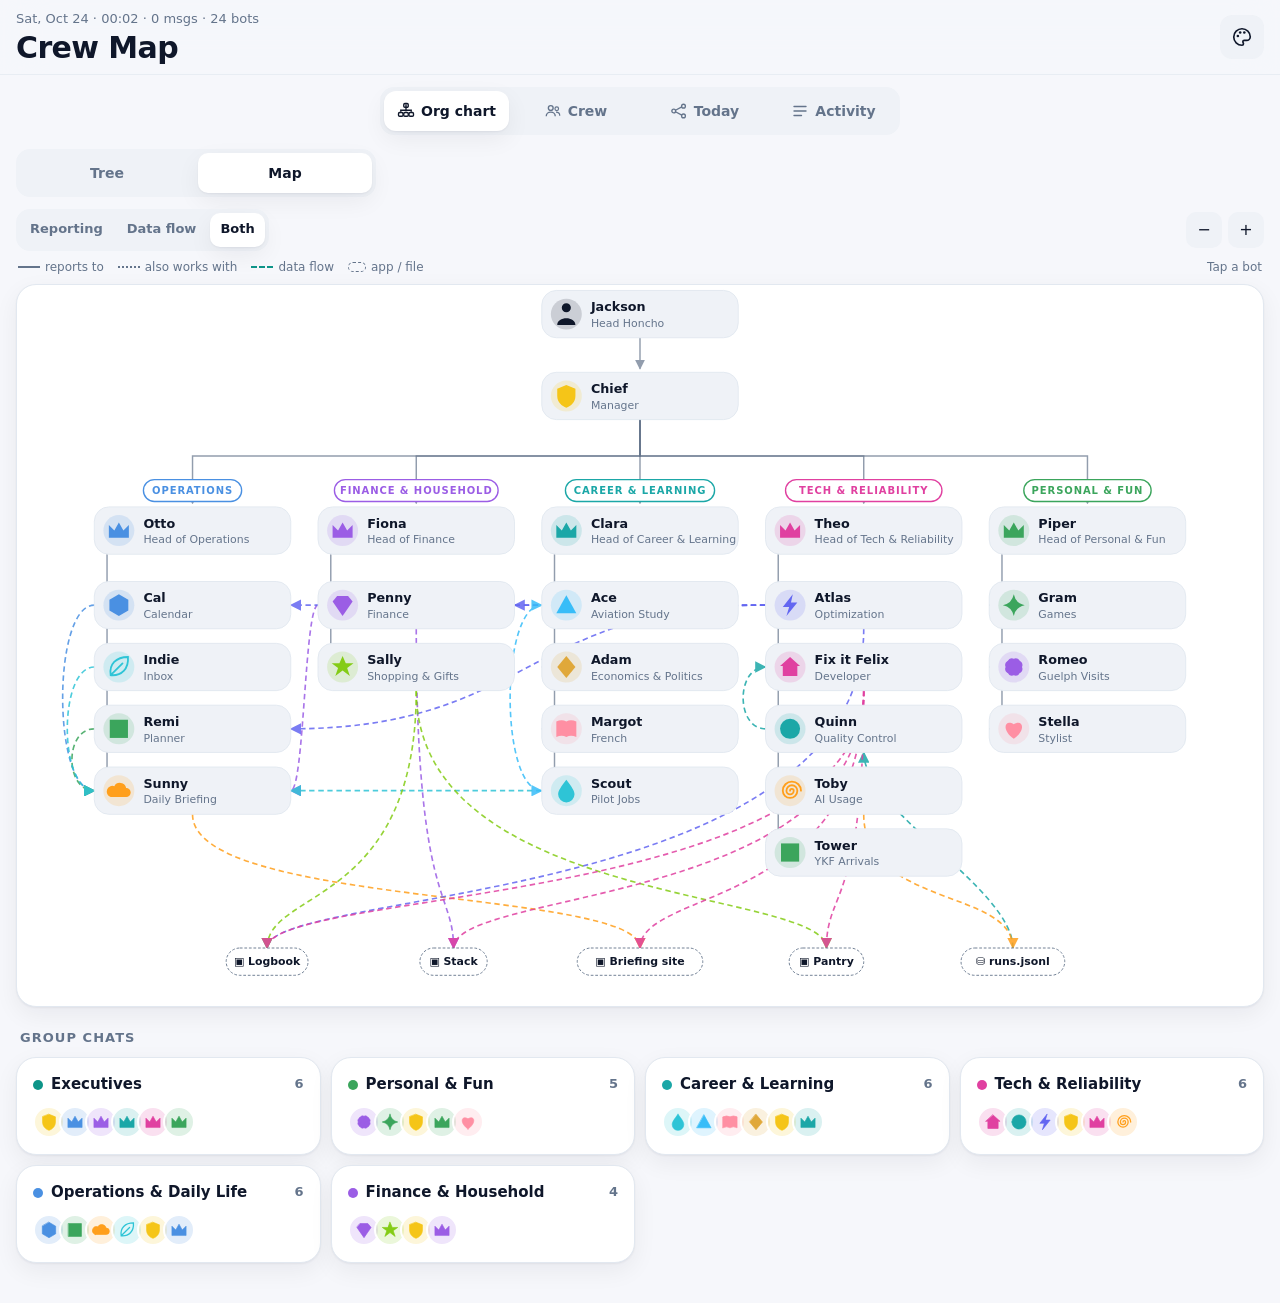
<file: index.html>
<!doctype html><html lang="en"><head><meta charset="utf-8">
<meta name="viewport" content="width=device-width,initial-scale=1,viewport-fit=cover">
<title>Crew Map</title><meta name="theme-color" content="#0b0d12">
<link rel="icon" href="favicon.svg?v=9" type="image/svg+xml"><link rel="icon" href="favicon-32.png?v=9" sizes="32x32" type="image/png">
<link rel="apple-touch-icon" sizes="180x180" href="apple-touch-icon.png?v=9"><link rel="manifest" href="manifest.webmanifest?v=9">
<meta name="apple-mobile-web-app-capable" content="yes"><meta name="mobile-web-app-capable" content="yes">
<meta name="apple-mobile-web-app-status-bar-style" content="black-translucent"><meta name="apple-mobile-web-app-title" content="Crew">
<link rel="preconnect" href="https://fonts.googleapis.com"><link rel="preconnect" href="https://fonts.gstatic.com" crossorigin>
<link rel="stylesheet" href="https://fonts.googleapis.com/css2?family=Playfair+Display:wght@600;700&family=Inter:wght@400;600;700&family=Fraunces:wght@600;700&family=Source+Sans+3:wght@400;600&family=Poppins:wght@400;600;700&family=Manrope:wght@400;600;800&family=DM+Serif+Display&family=DM+Sans:wght@400;600;700&family=Space+Grotesk:wght@500;700&family=IBM+Plex+Sans:wght@400;600;700&family=Barlow+Condensed:wght@600;700&family=Barlow:wght@400;600&family=Cormorant+Garamond:wght@600;700&family=Lato:wght@400;700&display=swap">
<link rel="stylesheet" href="style.css?v=9">
<script src="themes.js?v=9"></script>
<script>/* apply saved theme before first paint */(function(){try{window.TH=Object.assign({cw:'teal',mode:'auto'},JSON.parse(localStorage.getItem('crewmap:theme')||'{}'))}catch(e){window.TH={cw:'teal',mode:'auto'}}})();</script>
</head><body>
<header id="hdr"><div class="top"><div class="ttl"><div class="sub" id="status">Loading…</div><h1>Crew Map</h1></div>
<button class="icon-btn" id="themeBtn" aria-label="Appearance"><svg viewBox="0 0 24 24" width="22" height="22"><path d="M12 3a9 9 0 1 0 0 18c1.1 0 1.6-.8 1.6-1.6 0-.9-.7-1.3-.7-2.1 0-.9.7-1.6 1.6-1.6H17a4 4 0 0 0 4-4C21 6.8 17 3 12 3Z" fill="none" stroke="currentColor" stroke-width="1.8"/><circle cx="7.5" cy="11" r="1.4" fill="currentColor"/><circle cx="10" cy="7" r="1.4" fill="currentColor"/><circle cx="14.5" cy="7" r="1.4" fill="currentColor"/></svg></button></div>
</header>
<nav id="tabs" class="tabbar"><div class="in">
<button data-v="org" class="on"><svg viewBox="0 0 24 24"><path d="M12 3v5M5 13v-2h14v2M12 8v3" fill="none" stroke="currentColor" stroke-width="1.8"/><rect x="9" y="2" width="6" height="5" rx="1.5" fill="none" stroke="currentColor" stroke-width="1.8"/><rect x="2" y="14" width="6" height="5" rx="1.5" fill="none" stroke="currentColor" stroke-width="1.8"/><rect x="16" y="14" width="6" height="5" rx="1.5" fill="none" stroke="currentColor" stroke-width="1.8"/><path d="M12 13v1" stroke="currentColor" stroke-width="1.8"/><rect x="9" y="14" width="6" height="5" rx="1.5" fill="none" stroke="currentColor" stroke-width="1.8"/></svg><span>Org chart</span></button>
<button data-v="crew"><svg viewBox="0 0 24 24"><circle cx="9" cy="8" r="3.2" fill="none" stroke="currentColor" stroke-width="1.8"/><path d="M3 19c0-3.3 2.7-5.5 6-5.5s6 2.2 6 5.5" fill="none" stroke="currentColor" stroke-width="1.8"/><circle cx="17" cy="9" r="2.4" fill="none" stroke="currentColor" stroke-width="1.6"/><path d="M16 13.6c3 0 5 1.8 5 4.6" fill="none" stroke="currentColor" stroke-width="1.6"/></svg><span>Crew</span></button>
<button data-v="today"><svg viewBox="0 0 24 24"><circle cx="5" cy="12" r="2.5" fill="none" stroke="currentColor" stroke-width="1.8"/><circle cx="18" cy="5.5" r="2.5" fill="none" stroke="currentColor" stroke-width="1.8"/><circle cx="18" cy="18.5" r="2.5" fill="none" stroke="currentColor" stroke-width="1.8"/><path d="M7.3 11 15.7 6.6M7.3 13l8.4 4.4" stroke="currentColor" stroke-width="1.8"/></svg><span>Today</span></button>
<button data-v="list"><svg viewBox="0 0 24 24"><path d="M4 6h16M4 12h16M4 18h10" fill="none" stroke="currentColor" stroke-width="1.8" stroke-linecap="round"/></svg><span>Activity</span></button>
</div></nav>
<main id="app">
<section id="v-org">
 <div class="seg" id="orgView"><button data-o="tree">Tree</button><button data-o="map">Map</button></div>
 <div id="orgTree"></div>
 <div id="orgMap" hidden>
  <div class="orgbar"><div class="seg sm" id="modes"><button data-m="rep">Reporting</button><button data-m="flow">Data flow</button><button data-m="both" class="on">Both</button></div>
  <div class="zoom"><button class="icon-btn sm" data-z="-1" aria-label="Zoom out">−</button><button class="icon-btn sm" data-z="1" aria-label="Zoom in">+</button></div></div>
  <div id="legend"><span><i></i>reports to</span><span><i class="dot"></i>also works with</span><span><i class="dash"></i>data flow</span><span><i class="pill"></i>app / file</span><span class="lh">Tap a bot</span></div>
  <div id="wrap" class="card flat"><svg id="map" xmlns="http://www.w3.org/2000/svg"></svg></div>
 </div>
 <h2 class="sec">Group chats</h2><div id="groups" class="groups"></div>
</section>
<section id="v-crew" hidden></section>
<section id="v-today" hidden><p class="hint">Bot-to-bot messages today. Tap a line or a bot.</p><div class="card flat"><svg id="net" viewBox="0 0 400 400"></svg><div id="todayEmpty" class="empty" hidden>No bot-to-bot messages yet today.</div></div></section>
<section id="v-list" hidden><ol id="feed"></ol></section>
</main>
<div id="sheet" class="sheet" hidden><div class="sheet-in"><div class="grab"></div><button id="close" class="icon-btn sm" aria-label="Close">✕</button><div id="sheetBody"></div></div></div>
<script src="config.js?v=9"></script><script src="jwauth.js?v=9"></script><script src="private-gate.js?v=9"></script><script src="crew-data.js?v=9"></script><script src="crew-sched.js?v=9"></script><script src="app.js?v=9"></script>
</body></html>
</file>
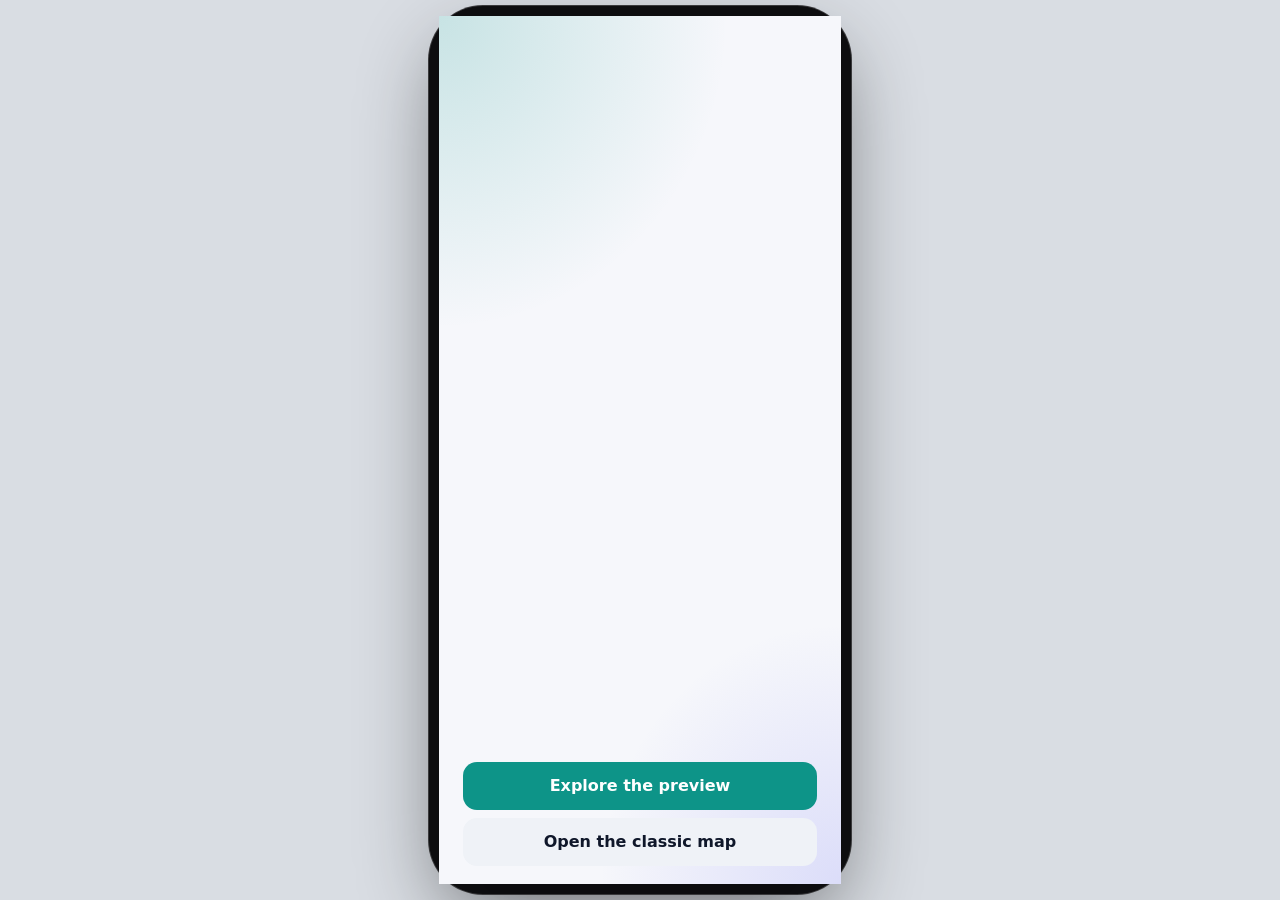
<file: preview-widget/index.html>
<!doctype html>
<html lang="en">
<head>
<meta charset="utf-8">
<meta name="viewport" content="width=device-width,initial-scale=1,viewport-fit=cover,maximum-scale=1">
<meta name="theme-color" content="#0b0d12">
<meta name="apple-mobile-web-app-capable" content="yes"><meta name="mobile-web-app-capable" content="yes">
<meta name="apple-mobile-web-app-status-bar-style" content="black-translucent">
<meta name="apple-mobile-web-app-title" content="Crew">
<title>Crew Map — Widget home preview</title>
<link rel="manifest" href="manifest.json?v=c5">
<link rel="apple-touch-icon" sizes="180x180" href="icon-180.png?v=c5">
<link rel="icon" type="image/svg+xml" href="icon.svg?v=c5">
<link rel="icon" type="image/png" sizes="32x32" href="icon-32.png?v=c5">
<link rel="preconnect" href="https://fonts.googleapis.com"><link rel="preconnect" href="https://fonts.gstatic.com" crossorigin>
<link rel="stylesheet" href="https://fonts.googleapis.com/css2?family=Playfair+Display:wght@600;700&family=Inter:wght@400;600;700&family=Fraunces:wght@600;700&family=Source+Sans+3:wght@400;600&family=Poppins:wght@400;600;700&family=Manrope:wght@400;600;800&family=DM+Serif+Display&family=DM+Sans:wght@400;600;700&family=Space+Grotesk:wght@500;700&family=IBM+Plex+Sans:wght@400;600;700&family=Barlow+Condensed:wght@600;700&family=Barlow:wght@400;600&family=Cormorant+Garamond:wght@600;700&family=Lato:wght@400;700&display=swap">
<link rel="stylesheet" href="styles.css?v=c5">
</head>
<body>
<div id="app"></div>
<div id="sheet-root"></div>
<div id="toast" role="status" aria-live="polite"></div>
<script src="../config.js?v=c5"></script>
<script src="../jwauth.js?v=c5"></script>
<script src="../private-gate.js?v=c5"></script>
<script src="../themes.js?v=c5"></script>
<script src="../crew-data.js?v=c5"></script>
<script src="../crew-sched.js?v=c5"></script>
<script src="app.js?v=c5"></script>
</body>
</html>
</file>
<file: style.css>
/* Crew Map v4 — widget-home look shared with Logbook v2. Theme vars are set by applyTheme() in app.js. */
:root{--bg:#f6f7fb;--card:#fff;--card2:#eef1f6;--text:#0f172a;--muted:#64748b;--line:#e2e8f0;--accent:#0d9488;--accent2:#6366f1;--accent3:#ec4899;--on:#fff;--accentSoft:#ccfbf1;
--fh:-apple-system,system-ui,sans-serif;--fb:-apple-system,BlinkMacSystemFont,"SF Pro Text",Inter,system-ui,sans-serif;
--shadow:0 1px 2px rgba(15,23,42,.05),0 8px 24px rgba(15,23,42,.06);--r:20px;--sat:env(safe-area-inset-top);--sab:env(safe-area-inset-bottom);--sal:env(safe-area-inset-left);--sar:env(safe-area-inset-right);color-scheme:light}
[data-theme=dark]{--bg:#0b0d12;--card:#151922;--card2:#1e2430;--text:#f1f5f9;--muted:#94a3b8;--line:#263041;--shadow:none;color-scheme:dark}
*{box-sizing:border-box;-webkit-tap-highlight-color:transparent}
html,body{margin:0;background:var(--bg);color:var(--text);font:15px/1.45 var(--fb);overflow-x:hidden;-webkit-font-smoothing:antialiased;max-width:100vw}
button{font:inherit;color:inherit;cursor:pointer}
h1,h2,h3,.fh{font-family:var(--fh)}
[hidden]{display:none!important}
/* header */
header{position:sticky;top:0;z-index:20;background:color-mix(in srgb,var(--bg) 82%,transparent);backdrop-filter:blur(20px) saturate(1.6);-webkit-backdrop-filter:blur(20px) saturate(1.6);
 padding:calc(var(--sat) + 10px) calc(var(--sar) + 16px) 10px calc(var(--sal) + 16px);border-bottom:1px solid color-mix(in srgb,var(--line) 70%,transparent)}
.top{display:flex;align-items:center;justify-content:space-between;gap:12px;max-width:1400px;margin:0 auto}
.top h1{font-size:30px;line-height:1.1;margin:0;letter-spacing:-.02em;font-weight:750}
.sub{color:var(--muted);font-size:13px;margin-bottom:2px;font-variant-numeric:tabular-nums}
.icon-btn{width:44px;height:44px;border-radius:12px;border:0;background:var(--card2);flex:none;font-size:18px;display:inline-flex;align-items:center;justify-content:center;color:var(--text)}
.icon-btn.sm{width:36px;height:36px;border-radius:10px;font-size:16px}
/* tabs: bottom bar on phones, segmented in header on wide screens */
.tabbar{position:fixed;left:0;right:0;bottom:0;z-index:20;background:color-mix(in srgb,var(--card) 86%,transparent);backdrop-filter:blur(20px) saturate(1.6);-webkit-backdrop-filter:blur(20px) saturate(1.6);
 border-top:1px solid var(--line);padding:6px calc(var(--sar) + 8px) calc(var(--sab) + 6px) calc(var(--sal) + 8px);display:flex;justify-content:center}
.tabbar .in{display:flex;width:100%;max-width:560px}
.tabbar button{flex:1;border:0;background:none;min-height:54px;display:flex;flex-direction:column;align-items:center;justify-content:center;gap:3px;color:var(--muted);font-size:11px;font-weight:600;border-radius:12px}
.tabbar button svg{width:24px;height:24px}
.tabbar button.on{color:var(--accent)}
@media(min-width:900px){
 .tabbar{position:sticky;top:calc(var(--sat) + 74px);background:none;backdrop-filter:none;-webkit-backdrop-filter:none;border:0;padding:12px calc(var(--sar) + 16px) 0 calc(var(--sal) + 16px);justify-content:center;max-width:1432px;margin:0 auto;z-index:15}
 .tabbar .in{background:var(--card2);border-radius:14px;padding:4px;gap:4px;max-width:520px}
 .tabbar button{flex-direction:row;min-height:40px;font-size:14px;gap:6px}.tabbar button svg{width:18px;height:18px}
 .tabbar button.on{background:var(--card);color:var(--text);box-shadow:var(--shadow)}
}
main{max-width:820px;margin:0 auto;padding:14px calc(var(--sar) + 16px) calc(var(--sab) + 100px) calc(var(--sal) + 16px)}
@media(min-width:900px){main{padding-bottom:40px}main.wide{max-width:1400px}}
/* building blocks */
.card{background:var(--card);border-radius:var(--r);padding:16px;margin-bottom:12px;box-shadow:var(--shadow);border:1px solid var(--line)}
[data-theme=dark] .card{border-color:transparent}
.card.flat{padding:0;overflow:hidden}
.card h2{font-size:17px;margin:0 0 10px;font-weight:650;display:flex;justify-content:space-between;align-items:center;gap:8px}
.card h2 small{font-weight:500;color:var(--muted);font-size:13px;font-family:var(--fb)}
h2.sec{font-size:13px;text-transform:uppercase;letter-spacing:.08em;color:var(--muted);margin:22px 4px 10px;font-weight:700;font-family:var(--fb)}
.hint{color:var(--muted);font-size:14px;margin:0 0 10px}.empty{color:var(--muted);text-align:center;padding:30px 0}
.seg{display:flex;background:var(--card2);border-radius:14px;padding:4px;margin-bottom:12px;gap:4px}
.seg button{flex:1;min-height:40px;border:0;background:transparent;border-radius:10px;font-weight:600;font-size:14px;color:var(--muted)}
.seg button.on{background:var(--card);color:var(--text);box-shadow:var(--shadow)}
.seg.sm{margin:0}.seg.sm button{min-height:34px;font-size:13px;padding:0 10px;white-space:nowrap}
#orgView{max-width:360px}
.chips{display:flex;flex-wrap:wrap;gap:6px;margin-top:8px}
.chip{font-size:12px;background:var(--card2);border-radius:99px;padding:3px 9px;color:var(--muted);font-weight:600;white-space:nowrap;max-width:100%;overflow:hidden;text-overflow:ellipsis}
.chip.acc{background:var(--accentSoft);color:var(--accent)}
.tag{font-size:10px;font-weight:800;letter-spacing:.06em;text-transform:uppercase;padding:2px 7px;border-radius:99px;background:var(--card2);color:var(--muted);vertical-align:2px;margin-left:4px}
.av{flex:none;width:40px;height:40px;border-radius:13px;display:flex;align-items:center;justify-content:center}
.av svg{width:24px;height:24px}
/* tree */
.node-row{display:flex;align-items:center;gap:12px;padding:10px 0;min-height:56px;border-top:1px solid var(--line);cursor:pointer}
.node-row:first-child{border-top:0}.node-row .t{font-weight:650}.node-row .s{font-size:13px;color:var(--muted)}
.node-row .grow{flex:1;min-width:0}.node-row .chev{color:var(--muted);font-size:18px}
.node-row .t,.node-row .s{overflow:hidden;text-overflow:ellipsis;white-space:nowrap}
.lead{display:flex;flex-direction:column;align-items:center}
.lead .card{width:100%;margin:0}.lead .stem{width:2px;height:14px;background:var(--line)}
.dept{position:relative;overflow:hidden}
.dept::before{content:"";position:absolute;left:0;top:0;bottom:0;width:5px;background:var(--dc)}
.dept .dh{display:flex;align-items:center;justify-content:space-between;gap:8px;margin-bottom:4px}
.dept .dh b{font-family:var(--fh);font-size:17px}.dept .dh .n{font-size:12px;color:var(--muted);font-weight:600}
.kids{margin-left:22px;border-left:2px solid var(--line);padding-left:12px}
.kids .node-row{min-height:50px;padding:8px 0}
.tree-grid{display:grid;gap:12px}
@media(min-width:700px){.tree-grid{grid-template-columns:repeat(auto-fill,minmax(300px,1fr))}}
/* crew cards */
.bot{display:flex;gap:12px;padding:12px 0;border-top:1px solid var(--line)}.bot:first-of-type{border-top:0}
.bot b{display:block;font-size:15px}.bot .role{color:var(--muted);font-size:13px}.bot p{margin:4px 0 0;font-size:14px}
.sched .row{display:flex;gap:12px;align-items:flex-start;padding:9px 0;border-top:1px solid var(--line)}.sched .row:first-of-type{border-top:0}
.sched .tm{flex:none;width:96px;line-height:1.15;font-weight:700;font-variant-numeric:tabular-nums;font-family:var(--fh)}
.sched .who{display:flex;flex-wrap:wrap;gap:6px}.sched .note{font-size:13px;color:var(--muted);margin-top:3px}
/* groups */
.groups{display:grid;gap:10px}@media(min-width:700px){.groups{grid-template-columns:repeat(auto-fill,minmax(260px,1fr))}}
.group{cursor:pointer;margin:0}.group .gt{display:flex;align-items:center;gap:8px;font-weight:650;font-family:var(--fh)}
.group .gt i{width:10px;height:10px;border-radius:50%;background:var(--dc,var(--accent));flex:none}
.stack{display:flex;margin-top:10px}.stack .av{width:32px;height:32px;border-radius:50%;border:2px solid var(--card);margin-right:-6px}.stack .av svg{width:18px;height:18px}
.group.on{outline:2px solid var(--accent)}
/* org map */
.orgbar{display:flex;gap:8px;align-items:center;justify-content:space-between;flex-wrap:wrap;margin-bottom:8px}
.zoom{display:flex;gap:6px}
#legend{display:flex;flex-wrap:wrap;gap:4px 14px;font-size:12px;color:var(--muted);align-items:center;margin:0 2px 8px}
#legend i{display:inline-block;width:22px;height:0;border-top:2px solid var(--muted);vertical-align:middle;margin-right:5px}
#legend i.dot{border-top:2px dotted var(--muted)}#legend i.dash{border-top:2px dashed var(--accent)}
#legend i.pill{height:10px;width:18px;border:1px dashed var(--muted);border-radius:6px}#legend .lh{margin-left:auto}
#wrap{width:100%;overflow:auto;-webkit-overflow-scrolling:touch;overscroll-behavior-x:contain}
#map{display:block;width:100%;height:auto;margin:0 auto}
#map .node{cursor:pointer}#map .box{fill:var(--card2);stroke:var(--line);stroke-width:1}
#map .node:hover .box,#map .node.sel .box{stroke:var(--text)}
#map .name{font:650 14px var(--fb);fill:var(--text)}#map .role{font:12px var(--fb);fill:var(--muted)}
#map .dpill rect{stroke-width:1.5;fill:var(--card)}#map .dpill text{font:800 11px var(--fb);letter-spacing:1px;text-transform:uppercase}
#map .app rect{fill:var(--card);stroke:var(--muted);stroke-dasharray:3 2}#map .app text{font:650 12px var(--fb);fill:var(--text)}
#map .rep{stroke:var(--muted);stroke-width:1.6;fill:none;opacity:.7}#map .dotted{stroke:var(--muted);stroke-width:1.4;stroke-dasharray:2 4;fill:none;opacity:.8}
#map .flow{fill:none;stroke-width:1.8;stroke-dasharray:6 4;opacity:.85}#map .flowlbl{font:11px var(--fb);fill:var(--muted)}
#map .hiddenbot{opacity:.55}
#map.mode-rep .flow,#map.mode-rep .flowonly{display:none}#map.mode-flow .rep,#map.mode-flow .dotted{opacity:.12}
#map.focus .node,#map.focus .rep,#map.focus .dotted,#map.focus .flow,#map.focus .app,#map.focus .dpill{opacity:.13;transition:opacity .15s}
#map.focus .hl{opacity:1!important}#map.focus .flow.hl{stroke-width:2.6}
/* today + feed */
#net{width:100%;height:auto;display:block;max-width:620px;margin:0 auto;touch-action:manipulation}
#net .lbl{font:600 11px var(--fb);fill:var(--text)}#net .nodebg{fill:var(--card)}
.edge{cursor:pointer}.edge .hit{stroke:transparent;stroke-width:18;fill:none}
#feed{list-style:none;margin:0;padding:0}
#feed li{cursor:pointer}
.meta{display:flex;gap:8px;align-items:center;font-size:14px;flex-wrap:wrap}.time{color:var(--muted);font-variant-numeric:tabular-nums;font-weight:600}.who{font-weight:700}
.topic{font-size:12px;color:var(--muted);margin-top:2px;text-transform:capitalize}.sum{font-size:14px;margin-top:4px;overflow-wrap:anywhere}
/* sheet */
.sheet{position:fixed;inset:0;background:rgba(0,0,0,.45);z-index:40;display:flex;align-items:flex-end;justify-content:center;animation:fade .15s}
.sheet-in{background:var(--card);color:var(--text);width:100%;max-width:560px;max-height:82vh;overflow-y:auto;border-radius:24px 24px 0 0;padding:10px 18px calc(var(--sab) + 22px);position:relative;animation:up .22s cubic-bezier(.2,.8,.2,1)}
@media(min-width:700px){.sheet{align-items:center}.sheet-in{border-radius:24px;padding-bottom:22px}}
@media(min-width:900px){.sheet[data-k=bot],.sheet[data-k=group]{background:none;pointer-events:none;justify-content:flex-end;align-items:flex-end;padding:0 24px 24px;animation:none}
 .sheet[data-k=bot] .sheet-in,.sheet[data-k=group] .sheet-in{pointer-events:auto;max-width:400px;max-height:70vh;box-shadow:0 20px 60px rgba(0,0,0,.35);border:1px solid var(--line)}}
.grab{width:40px;height:5px;border-radius:9px;background:var(--line);margin:0 auto 10px}
#close{position:absolute;right:12px;top:12px}
.sheet-in h3{margin:4px 44px 4px 0;font-size:20px;display:flex;align-items:center;gap:10px}
.sheet-in .r{color:var(--muted);margin-bottom:10px;font-size:14px}
.sheet-in .kv{display:flex;gap:10px;padding:9px 0;border-top:1px solid var(--line);font-size:14px}.sheet-in .kv>b{flex:none;width:96px;color:var(--muted);font-weight:600}
.sheet-in .kv ul{margin:0;padding-left:16px}
.msg{border-top:1px solid var(--line);padding:10px 0}
.cwgrid{display:grid;grid-template-columns:repeat(2,1fr);gap:8px}@media(min-width:480px){.cwgrid{grid-template-columns:repeat(3,1fr)}}
.cw{border:2px solid transparent;border-radius:14px;padding:10px;text-align:left;min-height:64px;display:flex;flex-direction:column;gap:6px;box-shadow:inset 0 0 0 1px rgba(127,127,127,.25)}
.cw.on{border-color:var(--accent)}.cw b{font-size:13px}.cw .sw{display:flex;gap:4px}.cw .sw i{width:16px;height:16px;border-radius:50%}
label.f{display:block;font-size:13px;color:var(--muted);margin:14px 0 6px;font-weight:600}
.ver{color:var(--muted);font-size:12px;text-align:center;margin-top:16px}
@keyframes up{from{transform:translateY(30px);opacity:.4}}@keyframes fade{from{opacity:0}}
@media(prefers-reduced-motion:reduce){*{animation:none!important;transition:none!important}}

.sched .tm .dl{display:block;font-size:11.5px;font-weight:600;color:var(--muted);font-family:inherit;letter-spacing:.01em}
.sched .sgrp{font-size:12px;font-weight:700;text-transform:uppercase;letter-spacing:.06em;color:var(--muted);padding:12px 0 2px;border-top:1px solid var(--line)}.sched h2+.sgrp{border-top:0;padding-top:2px}
.sched .sgrp+.row{border-top:0}
.sched .rp{opacity:.8}

/* sign-in / private gate (jwauth.js) follows the app theme */
.jwg{--jwg-bg:var(--bg);--jwg-fg:var(--text);--jwg-mut:var(--muted);--jwg-card:var(--card);--jwg-line:var(--line);--jwg-accent:var(--accent)}
</file>
<file: preview-widget/styles.css>
/* Stack — widget-home preview (w1). Design language shared with Logbook v2 widget home. */
:root{--bg:#0c121b;--card:#171e2a;--card2:#1f2836;--text:#e8eef6;--muted:#8b97a8;--line:#273142;--accent:#d4b06a;--accent2:#6d8299;--accent3:#3dd68c;--on:#0c121b;--pos:#3dd68c;--neg:#ef7a8a;--warn:#f0b04a;--shadow:none;--r:22px;
--sat:max(env(safe-area-inset-top),20px);--sab:env(safe-area-inset-bottom);--fh:-apple-system,system-ui,sans-serif;--fb:-apple-system,system-ui,sans-serif;color-scheme:dark}
[data-theme=light]{--shadow:0 1px 2px rgba(15,23,42,.05),0 8px 24px rgba(15,23,42,.06);color-scheme:light}
*{box-sizing:border-box;-webkit-tap-highlight-color:transparent}
html{height:-webkit-fill-available}
html,body{margin:0;background:var(--bg);color:var(--text);font:16px/1.4 var(--fb);-webkit-font-smoothing:antialiased;overscroll-behavior:none}
body{position:fixed;inset:0;overflow:hidden;width:100%;height:100vh;height:-webkit-fill-available;height:100dvh}
button,input,select,textarea{font:inherit;color:inherit}
h1,h2,h3,.wn,.wt,.ovh b{font-family:var(--fh)}
#app{height:100%}
.muted{color:var(--muted);font-size:14px}.tiny{color:var(--muted);font-size:12px}
.pos{color:var(--pos)!important}.neg{color:var(--neg)!important}.warn{color:var(--warn)!important}
.row{display:flex;align-items:center;gap:10px;min-width:0}.row>*{min-width:0}.grow{flex:1}.sp{justify-content:space-between}
.grid2{display:grid;grid-template-columns:1fr 1fr;gap:10px}
.card{background:var(--card);border-radius:var(--r);padding:16px;margin-bottom:12px;box-shadow:var(--shadow);border:1px solid var(--line)}
[data-theme=dark] .card{border-color:color-mix(in srgb,var(--line) 60%,transparent)}
.card h2{font-size:17px;margin:0 0 10px;font-weight:650;display:flex;justify-content:space-between;align-items:center;gap:8px}
.card h2 small{font-weight:500;color:var(--muted);font-size:13px}
.card.warncard{border-color:color-mix(in srgb,var(--warn) 55%,transparent);background:color-mix(in srgb,var(--warn) 7%,var(--card))}
.big{font-size:32px;font-weight:750;letter-spacing:-.02em;line-height:1.1;font-family:var(--fh)}
.btn{min-height:48px;border:0;border-radius:14px;padding:0 18px;background:var(--accent);color:var(--on);font-weight:650;cursor:pointer;display:inline-flex;align-items:center;justify-content:center;gap:6px;max-width:100%}
.btn.ghost{background:var(--card2);color:var(--text)}.btn.danger{background:transparent;color:var(--neg)}
.btn.block{width:100%;margin-top:8px}.btn.sm{min-height:38px;padding:0 14px;font-size:14px;border-radius:12px}
input,select,textarea{width:100%;min-height:48px;border-radius:12px;border:1px solid var(--line);background:var(--card2);padding:10px 12px;outline:none;font-size:16px}
input:focus,select:focus{border-color:var(--accent)}
label.f{display:block;font-size:13px;color:var(--muted);margin:10px 0 4px}
.seg{display:flex;background:var(--card2);border-radius:14px;padding:4px;margin-bottom:12px;gap:4px;overflow-x:auto;scrollbar-width:none}
.seg button{flex:1;min-height:38px;border:0;background:transparent;border-radius:10px;font-weight:600;font-size:14px;color:var(--muted);cursor:pointer;white-space:nowrap;padding:0 10px}
.seg button.on{background:var(--card);color:var(--text);box-shadow:var(--shadow)}
.item{display:flex;align-items:center;gap:12px;padding:11px 0;border-top:1px solid var(--line);min-height:54px;width:100%;background:none;border-left:0;border-right:0;border-bottom:0;text-align:left;cursor:pointer;color:var(--text)}
.item:first-child{border-top:0}
.item .t{font-weight:600;overflow:hidden;text-overflow:ellipsis;white-space:nowrap}.item .s{font-size:13px;color:var(--muted)}
.item b{white-space:nowrap}
.dot{display:inline-block;width:9px;height:9px;border-radius:50%;flex:none}
.cico{width:36px;height:36px;border-radius:12px;display:grid;place-items:center;flex:none;font-weight:800;font-size:13px}
.flag{font-size:11px;font-weight:700;padding:2px 8px;border-radius:99px;background:color-mix(in srgb,var(--warn) 20%,transparent);color:var(--warn);white-space:nowrap}
.flag.ok{background:color-mix(in srgb,var(--pos) 18%,transparent);color:var(--pos)}.flag.bad{background:color-mix(in srgb,var(--neg) 18%,transparent);color:var(--neg)}
.bar{height:8px;background:var(--card2);border-radius:99px;overflow:hidden}.bar i{display:block;height:100%;border-radius:99px;background:var(--accent)}
.bar.thin{height:5px}.bar.ghost{opacity:.4;margin-top:3px}
.chips{display:flex;flex-wrap:wrap;gap:8px}.chip{min-height:40px;padding:0 14px;border-radius:99px;border:1px solid var(--line);background:var(--card);cursor:pointer;font-weight:600;font-size:14px}
.chip.on{background:var(--accent);border-color:var(--accent);color:var(--on)}
.kv{display:flex;justify-content:space-between;gap:10px;padding:8px 0;border-top:1px solid var(--line);font-size:15px}.kv:first-of-type{border-top:0}.kv span{color:var(--muted)}
.empty{text-align:center;padding:18px 8px;color:var(--muted);font-size:14px}
.chart{width:100%;height:auto;display:block}
.samplebadge{display:inline-flex;align-items:center;gap:5px;font-size:10.5px;font-weight:800;letter-spacing:.06em;text-transform:uppercase;background:color-mix(in srgb,var(--accent) 18%,transparent);color:var(--accent);padding:4px 9px;border-radius:99px;border:0;cursor:pointer;white-space:nowrap}
.notice{background:color-mix(in srgb,var(--accent) 10%,var(--card));border:1px solid color-mix(in srgb,var(--accent) 35%,transparent);border-radius:16px;padding:12px 14px;font-size:14px;margin-bottom:12px;line-height:1.4}

/* ===== springboard ===== */
.sb{position:fixed;inset:0;overflow:hidden;touch-action:none;-webkit-user-select:none;user-select:none;-webkit-touch-callout:none;background:radial-gradient(120% 60% at 0% 0%,color-mix(in srgb,var(--accent) 14%,transparent),transparent 60%),radial-gradient(100% 50% at 100% 100%,color-mix(in srgb,var(--accent2) 16%,transparent),transparent 60%),var(--bg)}
.sb *{-webkit-user-drag:none}
.track{display:flex;height:100%;will-change:transform}
.page{flex:0 0 100%;width:100%;height:100%;overflow:hidden;position:relative}
.pin2{max-width:560px;margin:0 auto;padding:calc(var(--sat) + 10px) 16px 0}
.top{height:var(--hd,64px);display:flex;align-items:center;justify-content:space-between;gap:10px;padding:0 2px}
.top .tl{min-width:0;flex:1}
.top .sub{color:var(--muted);font-size:13px;line-height:1.2;white-space:nowrap;overflow:hidden;text-overflow:ellipsis}
.top h1{font-size:26px;line-height:1.15;margin:0;letter-spacing:-.02em;font-weight:750;white-space:nowrap;overflow:hidden;text-overflow:ellipsis}
.top .tr{display:flex;gap:6px;align-items:center;flex:none}
.pillbtn{border:0;background:var(--card2);color:var(--text);border-radius:999px;min-height:34px;min-width:40px;padding:0 13px;font-weight:650;font-size:14px;cursor:pointer}
.pillbtn.on{background:var(--accent);color:var(--on)}.pillbtn:disabled{opacity:.4}
.wgrid{display:grid;grid-template-columns:1fr 1fr;grid-auto-rows:var(--u,150px);gap:var(--g,14px);grid-auto-flow:row dense;align-content:start}
.emptypg{grid-column:span 2;text-align:center;color:var(--muted);font-size:14px;padding:30px 10px;border:1.5px dashed var(--line);border-radius:24px}

/* widgets */
.w{position:relative;background:var(--card);border:1px solid var(--line);border-radius:24px;box-shadow:var(--shadow);padding:12px 13px;overflow:hidden;cursor:pointer;-webkit-user-select:none;user-select:none;-webkit-touch-callout:none;transition:transform .15s;min-width:0}
[data-theme=dark] .w{border-color:color-mix(in srgb,var(--line) 60%,transparent)}
.w:active{transform:scale(.97)}
.w.S{grid-column:span 1}.w.M{grid-column:span 2}.w.L{grid-column:span 2;grid-row:span 2}
.wi{height:100%;display:flex;flex-direction:column;gap:3px;min-width:0;overflow:hidden}.wi>*{flex-shrink:0}
.wi small{color:var(--muted);font-size:12px;line-height:1.3;overflow:hidden;text-overflow:ellipsis;white-space:nowrap}
.wl{font-weight:750;text-transform:uppercase;letter-spacing:.07em;font-size:10.5px!important;color:var(--accent)!important;display:flex;align-items:center;gap:5px}
.wl svg{width:13px;height:13px}
.wn{font-size:28px;font-weight:750;letter-spacing:-.02em;line-height:1.08;white-space:nowrap;overflow:hidden;text-overflow:ellipsis}
.wn.sm{font-size:21px}.wn.xl{font-size:38px}
.wn em{font-style:normal;font-size:.5em;color:var(--muted);font-weight:600}
.wrow{display:flex;align-items:center;gap:12px;min-width:0}.wrow>div{display:flex;flex-direction:column;min-width:0}
.wlist{display:flex;flex-direction:column;gap:4px;font-size:13px;margin-top:4px;min-height:0;overflow:hidden}
.wlist div{display:flex;justify-content:space-between;align-items:center;gap:8px;border-top:1px solid var(--line);padding-top:4px;min-width:0}
.wlist div span{overflow:hidden;text-overflow:ellipsis;white-space:nowrap;display:flex;align-items:center;gap:6px;min-width:0}
.wlist em{font-style:normal;font-weight:650;white-space:nowrap;font-size:12.5px}
.wlist em.mut{color:var(--muted);font-weight:500}
.wchart{flex:1 1 auto!important;min-height:0;display:flex;align-items:flex-end;margin-top:2px}
.spark{width:100%;height:100%;display:block}
.wbars{display:flex;flex-direction:column;gap:6px;margin-top:6px;flex:1 1 auto!important;min-height:0;overflow:hidden}
.wbars>div{display:grid;grid-template-columns:1fr auto;gap:2px 8px;font-size:12px;font-weight:600;align-items:center}
.wbars>div .bar{grid-column:span 2;height:6px}
.wbars>div em{font-style:normal;color:var(--muted);font-weight:500}
.wcols{display:flex;align-items:flex-end;gap:4px;flex:1 1 auto!important;min-height:0;margin-top:4px}
.wcols i{flex:1;border-radius:4px 4px 2px 2px;background:color-mix(in srgb,var(--accent) 70%,transparent);min-height:3px;position:relative}
.wcols i.td{background:var(--accent)}.wcols i.ov{background:var(--neg)}
.wsplitn{display:flex;gap:10px;margin-top:auto}.wsplitn>div{flex:1;background:var(--card2);border-radius:14px;padding:7px 9px;min-width:0}
.wsplitn b{display:block;font-size:17px;white-space:nowrap;overflow:hidden;text-overflow:ellipsis}.wsplitn span{font-size:11px;color:var(--muted)}
.wcta{color:var(--accent);font-weight:650;font-size:12px!important}
.mring{flex:none;position:relative;display:grid;place-items:center}
.mring svg{transform:rotate(-90deg)}.mring .c{position:absolute;inset:0;display:flex;flex-direction:column;align-items:center;justify-content:center;line-height:1.1}
.mring .c b{font-size:15px}.mring .c span{font-size:10px;color:var(--muted)}
.wcenter{display:flex;justify-content:center;align-items:center;flex:1 1 auto!important;min-height:0}
.brief p{margin:0 0 4px;font-size:12.5px;line-height:1.3;display:flex;gap:7px}.brief p i{flex:none;width:16px;font-style:normal;text-align:center}
.brief.big p{font-size:15px;margin-bottom:9px}
.wacc{display:flex;flex-direction:column;gap:7px;margin-top:6px}
.wacc>div{display:flex;align-items:center;gap:10px;background:var(--card2);border-radius:14px;padding:8px 10px}
.wacc>div b{margin-left:auto;white-space:nowrap}.wacc .an{min-width:0;display:flex;flex-direction:column}.wacc .an span{font-size:13px;font-weight:650;overflow:hidden;text-overflow:ellipsis;white-space:nowrap}.wacc .an small{font-size:11px}
.aic{width:30px;height:30px;border-radius:10px;display:grid;place-items:center;flex:none;background:color-mix(in srgb,var(--accent) 18%,var(--card));color:var(--accent)}.aic svg{width:16px;height:16px}
.wtoggle{margin-top:auto;display:flex;align-items:center;justify-content:space-between;font-size:13px;font-weight:650}
.sw{width:44px;height:26px;border-radius:99px;background:var(--card2);position:relative;flex:none;transition:background .2s}.sw::after{content:'';position:absolute;top:3px;left:3px;width:20px;height:20px;border-radius:50%;background:#fff;box-shadow:0 1px 3px rgba(0,0,0,.3);transition:transform .2s}
.sw.on{background:var(--pos)}.sw.on::after{transform:translateX(18px)}
.compact .wlist div:nth-child(n+4){display:none}
.S .wlist div:nth-child(n+3){display:none}

/* edit mode */
.wx,.wsz{display:none;position:absolute;z-index:3;border:0;cursor:pointer;font-weight:800}
.wx{top:6px;left:6px;width:26px;height:26px;border-radius:50%;background:#8e8e93;color:#fff;font-size:19px;line-height:24px;padding:0}
.wsz{bottom:8px;right:8px;height:26px;min-width:30px;border-radius:13px;background:var(--text);color:var(--bg);font-size:12px;padding:0 8px}
.editing .wx,.editing .wsz{display:block}
.editing .w{animation:jig .28s ease-in-out infinite alternate;touch-action:none}
.editing .w:nth-child(2n){animation-delay:-.14s;animation-direction:alternate-reverse}
.editing .w.drag{animation:none;z-index:10;box-shadow:0 18px 40px rgba(0,0,0,.3);transition:none;opacity:.95}
.editing .w.drop{outline:2px dashed var(--accent);outline-offset:2px}
@keyframes jig{from{transform:rotate(-1.1deg)}to{transform:rotate(1.1deg)}}
@media (prefers-reduced-motion:reduce){.editing .w{animation:none;outline:2px dashed var(--accent)}}

/* dock */
.dockwrap{position:fixed;left:0;right:0;bottom:calc(max(var(--sab),8px) + 4px);z-index:20;display:flex;flex-direction:column;align-items:center;gap:8px;pointer-events:none}
.pdots{display:flex;height:16px;align-items:center;pointer-events:auto}
.pdots button{border:0;background:none;padding:0;width:16px;height:16px;display:flex;align-items:center;justify-content:center;cursor:pointer}
.pdots button i{width:7px;height:7px;border-radius:50%;background:var(--text);opacity:.25;transition:opacity .2s}
.pdots button.on i{opacity:.85}
.dock{pointer-events:auto;display:flex;gap:14px;padding:10px 14px;border-radius:30px;background:color-mix(in srgb,var(--card) 55%,transparent);backdrop-filter:blur(24px) saturate(1.8);-webkit-backdrop-filter:blur(24px) saturate(1.8);border:1px solid color-mix(in srgb,var(--line) 70%,transparent);box-shadow:0 10px 30px rgba(0,0,0,.14)}
.dock button{border:0;background:none;padding:0;display:flex;flex-direction:column;align-items:center;gap:3px;cursor:pointer;color:var(--text);font-size:9.5px;font-weight:600}
.dock button span{opacity:.75}
.aico{width:54px;height:54px;border-radius:14px;display:flex;align-items:center;justify-content:center;background:color-mix(in srgb,var(--accent) 16%,var(--card));color:var(--accent);box-shadow:0 1px 3px rgba(0,0,0,.12),inset 0 0 0 1px color-mix(in srgb,var(--accent) 22%,transparent)}
[data-theme=dark] .aico{background:color-mix(in srgb,var(--accent) 22%,var(--card))}
.aico svg{width:28px;height:28px}
.dock button:active .aico{filter:brightness(.8)}
.ovopen .dockwrap{opacity:0}

/* overlay app */
.ov{position:fixed;inset:0;z-index:40;background:var(--bg);display:flex;flex-direction:column;transform-origin:0 0;overflow:hidden;will-change:transform}
.ovh{flex:none;display:flex;align-items:center;justify-content:space-between;padding:calc(var(--sat) + 8px) 8px 6px;touch-action:none;border-bottom:1px solid var(--line)}
.ovh b{font-size:17px}
.ovh .back{border:0;background:none;color:var(--accent);white-space:nowrap;font-size:13px;font-weight:500;opacity:.8;min-height:36px;width:64px;text-align:left;cursor:pointer}
.ovh .hsp{width:64px}
.ovb{flex:1;overflow-y:auto;overflow-x:hidden;padding-top:12px;padding-bottom:calc(var(--sab) + 44px);-webkit-overflow-scrolling:touch}
.pin{max-width:560px;margin:0 auto;padding:0 16px}
.homebar{position:absolute;left:0;right:0;bottom:0;height:calc(var(--sab) + 34px);display:flex;align-items:center;justify-content:center;touch-action:none;cursor:grab;z-index:5;background:linear-gradient(180deg,transparent,color-mix(in srgb,var(--bg) 85%,transparent) 55%)}
.homebar i{width:140px;height:6px;border-radius:3px;background:var(--text);opacity:.8;margin-bottom:calc(var(--sab)*.4);box-shadow:0 0 0 1px color-mix(in srgb,var(--bg) 60%,transparent)}
.ov.dragging{box-shadow:0 20px 60px rgba(0,0,0,.35)}.ov.dragging .ovb{pointer-events:none}
.openfull{margin-top:4px}

/* sheets */
.sheet-bg{position:fixed;inset:0;background:rgba(2,6,23,.45);z-index:60;display:flex;align-items:flex-end;justify-content:center;animation:fade .2s}
.sheet{background:var(--bg);width:100%;max-width:560px;max-height:calc(100dvh - var(--sat) - 12px);overflow-y:auto;border-radius:24px 24px 0 0;padding:10px 16px calc(var(--sab) + 20px);animation:up .25s cubic-bezier(.2,.8,.2,1)}
.sheet .grab{width:40px;height:5px;border-radius:9px;background:var(--line);margin:0 auto 12px}
.sheet h3{margin:0 0 8px;font-size:20px;font-family:var(--fh)}
@keyframes up{from{transform:translateY(40px);opacity:0}}@keyframes fade{from{opacity:0}}
#toast{position:fixed;left:50%;top:calc(var(--sat) + 12px);transform:translate(-50%,-90px);background:var(--text);color:var(--bg);padding:10px 16px;border-radius:99px;font-size:14px;font-weight:600;z-index:300;transition:transform .25s;max-width:90vw;white-space:nowrap}
#toast.on{transform:translate(-50%,0)}

/* gallery + settings */
.gcat{margin:16px 0 6px;font-size:12px;text-transform:uppercase;letter-spacing:.08em;color:var(--muted);font-weight:700}
.gitem{display:flex;flex-direction:column;gap:6px;margin-bottom:14px}
.gitem .gh{display:flex;justify-content:space-between;align-items:center}
.gitem .gh b{font-size:15px}
.gprev{display:flex;gap:10px;overflow-x:auto;padding-bottom:4px;scrollbar-width:none}
.gsz{border:0;background:var(--card2);border-radius:20px;padding:10px;display:flex;flex-direction:column;align-items:center;gap:6px;font-size:12px;color:var(--muted);cursor:pointer;flex:none}
.gsz .w{pointer-events:none;zoom:.6}
.gsz .w.S{width:150px;height:150px}.gsz .w.M{width:314px;height:150px}.gsz .w.L{width:314px;height:314px}
.cwgrid{display:grid;grid-template-columns:repeat(2,minmax(0,1fr));gap:8px}
.cw{border:2px solid var(--line);background:var(--card);border-radius:16px;padding:10px;text-align:left;cursor:pointer;display:flex;flex-direction:column;gap:6px;min-height:64px;min-width:0;color:var(--text)}
.cw b{font-size:13px;line-height:1.2}
.cw.on{border-color:var(--accent);box-shadow:0 0 0 2px var(--accent)}
.cw .swc{display:flex;gap:4px}.cw .swc i{width:16px;height:16px;border-radius:50%;border:1px solid rgba(127,127,127,.3)}
.verlbl{text-align:center;font-size:12px;color:var(--muted);margin:6px 0 10px;letter-spacing:.04em}
.tgl{display:flex;justify-content:space-between;align-items:center;gap:10px;min-height:48px;font-weight:600;cursor:pointer;border-top:1px solid var(--line)}
.tgl:first-of-type{border-top:0}

/* themed dialogs */
.uim{position:fixed;inset:0;z-index:200;display:flex;align-items:center;justify-content:center;padding:24px}
.uim-bd{position:absolute;inset:0;background:rgba(0,0,0,.34);-webkit-backdrop-filter:blur(10px);backdrop-filter:blur(10px);opacity:0;transition:opacity .22s}
.uim-box{position:relative;width:min(300px,100%);border-radius:18px;overflow:hidden;background:color-mix(in srgb,var(--card) 97%,transparent);box-shadow:0 20px 60px rgba(0,0,0,.3);border:1px solid var(--line);color:var(--text);transform:scale(1.12);opacity:0;transition:transform .24s cubic-bezier(.2,.9,.3,1.15),opacity .2s}
.uim.on .uim-bd{opacity:1}.uim.on .uim-box{transform:scale(1);opacity:1}.uim.off .uim-box{transform:scale(.94);opacity:0}.uim.off .uim-bd{opacity:0}
.uim-body{padding:20px 18px 16px;text-align:center}.uim-t{display:block;font-size:17px;font-family:var(--fh);line-height:1.3}.uim-m{margin:6px 0 0;font-size:14px;color:var(--muted);line-height:1.4}
.uim-in{margin-top:14px;text-align:left;background:var(--bg)}
.uim-acts{display:grid;grid-template-columns:1fr 1fr;border-top:1px solid var(--line)}.uim-acts.one{grid-template-columns:1fr}
.uim-b{border:0;background:none;padding:14px 8px;font-size:17px;color:var(--accent);cursor:pointer}.uim-b+.uim-b{border-left:1px solid var(--line)}
.uim-ok{font-weight:700}.uim-ok.red{color:#ff3b30}.uim-b:active{background:color-mix(in srgb,var(--text) 8%,transparent)}

/* welcome */
.onb{position:fixed;inset:0;z-index:80;background:radial-gradient(120% 60% at 0% 0%,color-mix(in srgb,var(--accent) 20%,transparent),transparent 60%),radial-gradient(100% 50% at 100% 100%,color-mix(in srgb,var(--accent2) 18%,transparent),transparent 60%),var(--bg);display:flex;flex-direction:column;padding:calc(var(--sat) + 18px) 24px calc(var(--sab) + 18px);overflow:hidden}
.onb .obmain{flex:1;min-height:0;display:flex;flex-direction:column;justify-content:center;max-width:460px;width:100%;margin:0 auto}
.onb .applogo{width:96px;height:96px;border-radius:24px;box-shadow:0 14px 30px rgba(0,0,0,.3);display:block;margin:0 auto 18px;animation:pop .6s ease both}
.onb h2{font-size:clamp(26px,7.5vw,34px);line-height:1.1;letter-spacing:-.02em;margin:0 0 8px;text-align:center;animation:rise .5s .08s ease both}
.onb p.lede{margin:0 auto 18px;color:var(--muted);font-size:16px;text-align:center;max-width:340px;animation:rise .5s .12s ease both}
.obpts{list-style:none;margin:0 0 6px;padding:0;display:grid;gap:12px}.obpts li{display:flex;align-items:center;gap:12px;font-size:15px;font-weight:600;animation:rise .45s ease both}
.obpts li:nth-child(2){animation-delay:.1s}.obpts li:nth-child(3){animation-delay:.2s}.obpts li:nth-child(4){animation-delay:.3s}
.obpts li span{width:36px;height:36px;flex:none;border-radius:11px;display:grid;place-items:center;background:var(--card);color:var(--accent);border:1px solid var(--line)}.obpts svg{width:18px;height:18px}
.obfoot{max-width:460px;width:100%;margin:0 auto;flex:none}
@keyframes pop{from{opacity:0;transform:scale(.8)}}@keyframes rise{from{opacity:0;transform:translateY(14px)}}

/* desktop phone frame */
@media (min-width:600px) and (min-height:600px) and (hover:hover) and (pointer:fine){
 html{background:#1c1c1e;height:100%}
 html[data-theme=light]{background:#d9dde3}
 body{inset:auto;position:relative;margin:16px auto;height:min(932px,calc(100vh - 32px));width:min(430px,calc(min(932px,100vh - 32px)*.462));transform:translateZ(0);overflow:hidden;border-radius:44px;box-shadow:0 0 0 10px #0d0d0f,0 0 0 11px #3a3a3c,0 30px 80px rgba(0,0,0,.45)}
 #toast{position:absolute}
}
@media (max-height:700px){.top{--hd:54px}.top h1{font-size:22px}.w{padding:10px 11px}.wn{font-size:24px}.wn.sm{font-size:18px}.aico{width:48px;height:48px;border-radius:12px}.aico svg{width:25px;height:25px}.dock{padding:8px 12px;gap:12px}}
/* bill calendar widget */
.wcal{display:grid;grid-template-columns:repeat(14,1fr);gap:3px;margin-top:auto}
.wcal div{border-radius:8px;background:var(--card2);text-align:center;padding:4px 0 3px;min-width:0;display:flex;flex-direction:column;align-items:center}
.wcal div.td{background:var(--accent);color:var(--on)}.wcal span{font-size:9px;opacity:.7;font-weight:700}.wcal b{font-size:12px}
.wcal i{display:flex;gap:2px;height:6px;margin-top:2px}.wcal u{display:block;width:5px;height:5px;border-radius:50%;text-decoration:none}.wcal u.b{background:var(--warn)}.wcal u.p{background:var(--pos)}
.wcal div.td u.b,.wcal div.td u.p{background:var(--on)}
/* w1 polish */
.top .sub{display:flex;align-items:center;gap:8px}.top .sub span{overflow:hidden;text-overflow:ellipsis;white-space:nowrap;min-width:0}
.top .samplebadge{font-size:9.5px;padding:3px 7px;flex:none}
.top .tr:empty{display:none}
.wsplitn>div{padding:5px 9px;border-radius:12px}.wsplitn b{font-size:15px}.wsplitn span{font-size:10.5px}
.w.M .wsplitn{gap:8px}
.brief p{-webkit-line-clamp:2;display:-webkit-box;-webkit-box-orient:vertical;overflow:hidden}.brief p i{display:inline-block;margin-right:6px}
.gsz .w{color:var(--text);text-align:left}
.item .s{white-space:nowrap;overflow:hidden;text-overflow:ellipsis}.item .grow{min-width:0}
.ov.dragging,.ov.dragging *{-webkit-user-select:none;user-select:none}
.homebar,.ovh{-webkit-user-select:none;user-select:none}
.compact .wsplitn>div{padding:3px 8px}.compact .wsplitn span{font-size:9.5px;display:block;line-height:1.15}.compact .wsplitn b{font-size:13.5px;line-height:1.25}
.compact .w.M .wn{font-size:23px}

/* ===== Crew Map additions ===== */
.cav{flex:none;display:inline-flex;align-items:center;justify-content:center;border-radius:32%}
.cav svg{display:block}.cav.q{width:24px;height:24px;background:var(--card2);color:var(--muted);font-weight:700}
.cstack{display:flex;align-items:center;margin-top:6px}.cstack .cav{border-radius:50%;border:2px solid var(--card);margin-right:-7px}
.cmore{display:inline-flex;align-items:center;justify-content:center;border-radius:50%;background:var(--card2);color:var(--muted);font-size:11px;font-weight:700;border:2px solid var(--card)}
.live{display:inline-block;width:7px;height:7px;border-radius:50%;background:var(--pos);margin-right:5px;vertical-align:1px;box-shadow:0 0 0 0 color-mix(in srgb,var(--pos) 60%,transparent);animation:livep 2s infinite}
@keyframes livep{70%{box-shadow:0 0 0 6px transparent}100%{box-shadow:0 0 0 0 transparent}}
.warnt{color:var(--warn)!important}.mut{color:var(--muted)}
.wbig{margin:6px 0 4px}.wname{display:block;font-size:15px;font-weight:700;white-space:nowrap;overflow:hidden;text-overflow:ellipsis;font-family:var(--fh)}
.wbot{display:flex;align-items:center;gap:10px;margin-top:6px;min-width:0}.wbot>div{min-width:0}.wbot small{display:block;white-space:nowrap;overflow:hidden;text-overflow:ellipsis;font-size:12px}
.S .wbot{flex-direction:column;align-items:flex-start;gap:6px}
.wabout{font-size:12.5px;line-height:1.35;margin-top:6px;display:-webkit-box;-webkit-line-clamp:2;-webkit-box-orient:vertical;overflow:hidden}
.wdept{display:block;font-size:17px;line-height:1.15;font-weight:750;margin-top:4px;font-family:var(--fh);display:-webkit-box;-webkit-line-clamp:2;-webkit-box-orient:vertical;overflow:hidden}
.wchips{display:flex;flex-wrap:wrap;gap:5px;margin-top:6px;overflow:hidden;max-height:calc(100% - 20px)}.wchips span{font-size:12px;background:var(--card2);border-radius:99px;padding:3px 9px;white-space:nowrap;text-transform:capitalize}.wchips em{font-style:normal;color:var(--muted);font-weight:700}
.wnet{flex:1 1 auto!important;min-height:0;display:flex;align-items:center;justify-content:center}.wnet svg{width:100%;height:100%;max-height:100%}
.wnet.big svg{height:auto;max-width:560px}
.wexec{display:flex;justify-content:space-between;gap:4px;margin-top:auto;margin-bottom:auto}.wexec span{display:flex;flex-direction:column;align-items:center;gap:4px;min-width:0}.wexec b{font-size:11px;white-space:nowrap}
.wbars{display:flex;flex-direction:column;gap:5px;margin-top:6px;font-size:13px}.wbars div{display:flex;justify-content:space-between;gap:8px}.wbars span{display:flex;align-items:center;gap:7px;white-space:nowrap;overflow:hidden;text-overflow:ellipsis}.wbars i{width:9px;height:9px;border-radius:50%;flex:none}.wbars em{font-style:normal;font-weight:700}
.S .wbars div:nth-child(n+4){display:none}
.mtree{display:flex;flex-direction:column;align-items:center;flex:1 1 auto!important;justify-content:center;gap:2px;min-height:0}
.mt-n{display:flex;align-items:center;gap:6px;background:var(--card2);border-radius:12px;padding:4px 10px 4px 5px;font-size:13px}
.mt-v{display:block;width:2px;height:10px;background:var(--line)}
.mt-row{display:grid;grid-template-columns:repeat(auto-fit,minmax(0,1fr));gap:5px;width:100%;border-top:2px solid var(--line);padding-top:8px;margin-top:2px}
.mt-d{display:flex;flex-direction:column;align-items:center;gap:2px;min-width:0;border-radius:12px;padding:6px 2px;background:color-mix(in srgb,var(--dc) 12%,transparent)}
.mt-d b{font-size:12px;white-space:nowrap}.mt-d small{font-size:10px;color:var(--dc);font-weight:700;white-space:nowrap;overflow:hidden;text-overflow:ellipsis;max-width:100%}
.mt-d em{font-style:normal;font-size:11px;color:var(--muted)}
.chev{color:var(--muted);font-size:20px}
.hero{display:flex;align-items:center;gap:14px;position:relative;overflow:hidden}
.hero::before{content:"";position:absolute;inset:0;background:radial-gradient(120% 140% at 0% 0%,color-mix(in srgb,var(--dc) 22%,transparent),transparent 60%);pointer-events:none}
.hero>*{position:relative}.hero .big{font-size:26px}
.dbadge{flex:none;width:56px;height:56px;border-radius:18px;display:flex;align-items:center;justify-content:center;color:#fff}.dbadge.sm{width:40px;height:40px;border-radius:13px}
.bar{height:6px;background:var(--card2);border-radius:99px;overflow:hidden;margin-top:6px}.bar i{display:block;height:100%;border-radius:99px}
.srow{display:flex;gap:12px;padding:9px 0;border-top:1px solid var(--line)}.srow:first-of-type{border-top:0}.srow>b{flex:none;width:100px;line-height:1.15;font-family:var(--fh);font-variant-numeric:tabular-nums}
.schips{display:flex;flex-wrap:wrap;gap:6px}.chip{border:0;font-size:12.5px;font-weight:700;background:var(--card2);border-radius:99px;padding:4px 10px;cursor:pointer}
.gitemc{padding:12px 14px!important;margin-bottom:10px;border:1px solid var(--line)!important;border-radius:var(--r)!important;background:var(--card)!important;align-items:center}
.gitemc .cstack{margin-top:8px}
h2.sec{font-size:12px;text-transform:uppercase;letter-spacing:.08em;color:var(--muted);margin:20px 4px 10px;font-weight:750}
.tlead{display:flex;flex-direction:column;align-items:center}.tlead .card{width:100%;margin:0;padding:4px 14px}.tlead .mt-v{height:14px;margin:0 auto}
.tdept{position:relative;overflow:hidden;margin-top:12px}.tdept::before{content:"";position:absolute;left:0;top:0;bottom:0;width:5px;background:var(--dc)}
.tkids{margin-left:20px;border-left:2px solid var(--line);padding-left:12px}
.card.flat{padding:0;overflow:hidden}
.mapcard{overflow:auto!important;-webkit-overflow-scrolling:touch;touch-action:pan-x pan-y pinch-zoom}
#omap{display:block;height:auto;max-width:none}
#omap .node{cursor:pointer}#omap .box{fill:var(--card2);stroke:var(--line)}#omap .name{font:650 14px var(--fb);fill:var(--text)}#omap .role{font:12px var(--fb);fill:var(--muted)}
#omap .dpill rect{stroke-width:1.5;fill:var(--card)}#omap .dpill text{font:800 11px var(--fb);letter-spacing:1px;text-transform:uppercase}
#omap .app rect{fill:var(--card);stroke:var(--muted);stroke-dasharray:3 2}#omap .app text{font:650 12px var(--fb);fill:var(--text)}
#omap .rep{stroke:var(--muted);stroke-width:1.6;fill:none;opacity:.7}#omap .dotted{stroke:var(--muted);stroke-width:1.4;stroke-dasharray:2 4;fill:none}
#omap .flow{fill:none;stroke-width:1.8;stroke-dasharray:6 4;opacity:.8}#omap .hiddenbot{opacity:.55}
.row2{display:flex;gap:8px}.row2 .btn{flex:1}
.splash{position:fixed;inset:0;display:flex;flex-direction:column;align-items:center;justify-content:center;gap:14px;color:var(--muted);font-size:15px}.splash img{width:72px;height:72px;border-radius:18px;animation:pop .6s ease both}
.samplebadge .live{margin-right:2px}
.item .cstack{margin-top:0}

.S .wbot{gap:4px;margin-top:4px}.S .wbot small{font-size:11.5px}.compact .S .wbot .cav{width:28px!important;height:28px!important}
.M .wbars{display:grid;grid-template-columns:1fr 1fr;column-gap:14px;row-gap:4px}.M .wbars span{font-size:12.5px}
.S .wbot{flex-direction:row;align-items:center;gap:8px;margin-top:8px}.S .wbot .cav{width:30px!important;height:30px!important;flex:none}
.S .wbig{margin:4px 0 2px}.S .wbig .cav{width:34px!important;height:34px!important}

.srow>b .dl{display:block;font-size:11.5px;font-weight:600;color:var(--muted);font-family:inherit}
.sgrp{font-size:12px;font-weight:700;text-transform:uppercase;letter-spacing:.06em;color:var(--muted);padding:12px 0 2px;border-top:1px solid var(--line)}h2+.sgrp{border-top:0;padding-top:2px}.sgrp+.srow{border-top:0}
.kv em.rp{font-style:normal;font-size:12px;opacity:.75}

/* sign-in / private gate (jwauth.js) follows the app theme */
.jwg{--jwg-bg:var(--bg);--jwg-fg:var(--text);--jwg-mut:var(--muted);--jwg-card:var(--card);--jwg-line:var(--line);--jwg-accent:var(--accent)}

/* Crew vNext: distinction without visual noise */
.w{isolation:isolate;border-width:1.5px;box-shadow:0 5px 18px rgba(0,0,0,.09)}
.w::before{content:"";position:absolute;inset:0;pointer-events:none;z-index:-1;background:linear-gradient(155deg,color-mix(in srgb,var(--widget-tint,var(--accent)) 11%,transparent),transparent 67%)}
.w::after{content:"";position:absolute;top:0;left:15px;right:15px;height:2px;background:var(--widget-tint,var(--accent));opacity:.65;border-radius:2px}
.w[data-t="status"],.w[data-t="orgmini"],.w[data-t="deptsum"]{--widget-tint:#38bdf8}
.w[data-t="next"]{--widget-tint:#34d399}
.w[data-t="latest"],.w[data-t="msgs"],.w[data-t="topics"],.w[data-t="net"]{--widget-tint:#a78bfa}
.w[data-t="busiest"],.w[data-t="bot:chief"],.w[data-t="execs"]{--widget-tint:#fbbf24}
.w[data-t^="dept:"]{--widget-tint:#2dd4bf}
.w[data-t^="grp:"]{--widget-tint:#c084fc}
.w[data-t^="bot:"]{--widget-tint:#eab308}
.w .wl{color:var(--widget-tint,var(--accent))!important;font-size:11.5px!important;letter-spacing:.09em}
.w .wn{font-size:clamp(30px,7.5vw,39px)}
.w .wi>.empty{margin:auto 0;text-align:left;font-size:14px}
.cc-stat{display:flex;align-items:baseline;gap:12px;margin-top:10px}
.cc-stat strong{font-family:var(--fh);font-size:clamp(35px,10vw,48px);line-height:1;font-weight:790;letter-spacing:-.045em}
.cc-stat span{color:var(--muted);font-size:13px}
.cc-substats{display:flex;gap:6px;flex-wrap:wrap;margin-top:auto}
.cc-substats span{background:color-mix(in srgb,var(--widget-tint,#38bdf8) 8%,var(--card2));border:1px solid color-mix(in srgb,var(--widget-tint,#38bdf8) 17%,var(--line));border-radius:10px;padding:7px 10px;font-size:12px;color:var(--muted)}
.cc-substats b{color:var(--text);font-size:16px}
.cc-footnote{margin-top:4px;color:var(--muted)}
.cc-intro{border-left:3px solid var(--accent);padding:14px}
.cc-intro p{font-size:13px;color:var(--muted);margin:5px 0 0}
.cc-leaders{border-left:2px solid color-mix(in srgb,var(--accent) 45%,var(--line));padding-left:14px;margin:12px 0 18px}
.cc-leaders .node-row{padding:10px 4px}
.cc-dept{margin:10px 0;border:1px solid var(--line);background:var(--card);border-radius:17px;overflow:hidden}
.cc-dept summary{list-style:none;display:flex;align-items:center;gap:9px;padding:16px 14px;cursor:pointer}
.cc-dept summary::-webkit-details-marker{display:none}
.cc-dept summary b{font-size:15px;flex:1;min-width:0}
.cc-dept summary small{font-size:12px;color:var(--muted)}
.cc-dept summary .chev{font-size:18px;transition:transform .2s}
.cc-dept[open] summary .chev{transform:rotate(180deg)}
.cc-dot{width:9px;height:9px;border-radius:50%;background:var(--dc,var(--accent));flex:none}
.cc-members{padding:5px 12px 12px;border-top:1px solid var(--line)}
.cc-members .node-row{padding:10px 4px}
.cc-members .item.card{margin:9px 0;padding:10px}
.cc-focus{display:flex;flex-direction:column;gap:11px}
.cc-focuslead{display:flex;align-items:center;gap:14px;padding:14px;border-radius:13px;background:var(--card2)}
.cc-focuslead b{font-size:20px}.cc-focuslead p{color:var(--muted);font-size:13px;margin:2px 0}
.cc-focusgrid{display:grid;grid-template-columns:repeat(3,minmax(0,1fr));gap:7px}
.cc-focusgrid>div{border-radius:12px;padding:10px 8px;background:var(--card2);min-width:0}
.cc-focusgrid small{display:block;font-size:11px;color:var(--muted);margin-bottom:6px}
.cc-focusgrid b{display:block;font-size:14px;overflow-wrap:anywhere}
.cc-focus h3{font-size:15px;margin:9px 0 0}
.cc-link{display:flex;gap:5px;align-items:center;justify-content:space-between;font-size:12px;padding:10px 8px;background:var(--card2);border-radius:10px}
.cc-link span:nth-child(2){color:var(--muted);font-size:11px}
.dock{gap:19px;padding:9px 20px}
.dock button{min-width:68px;font-size:11px}
.dock .aico{width:54px;height:54px}
@media(max-width:370px){.dock{gap:8px}.dock button{min-width:60px}.cc-focusgrid{grid-template-columns:1fr 1fr}}
</file>
